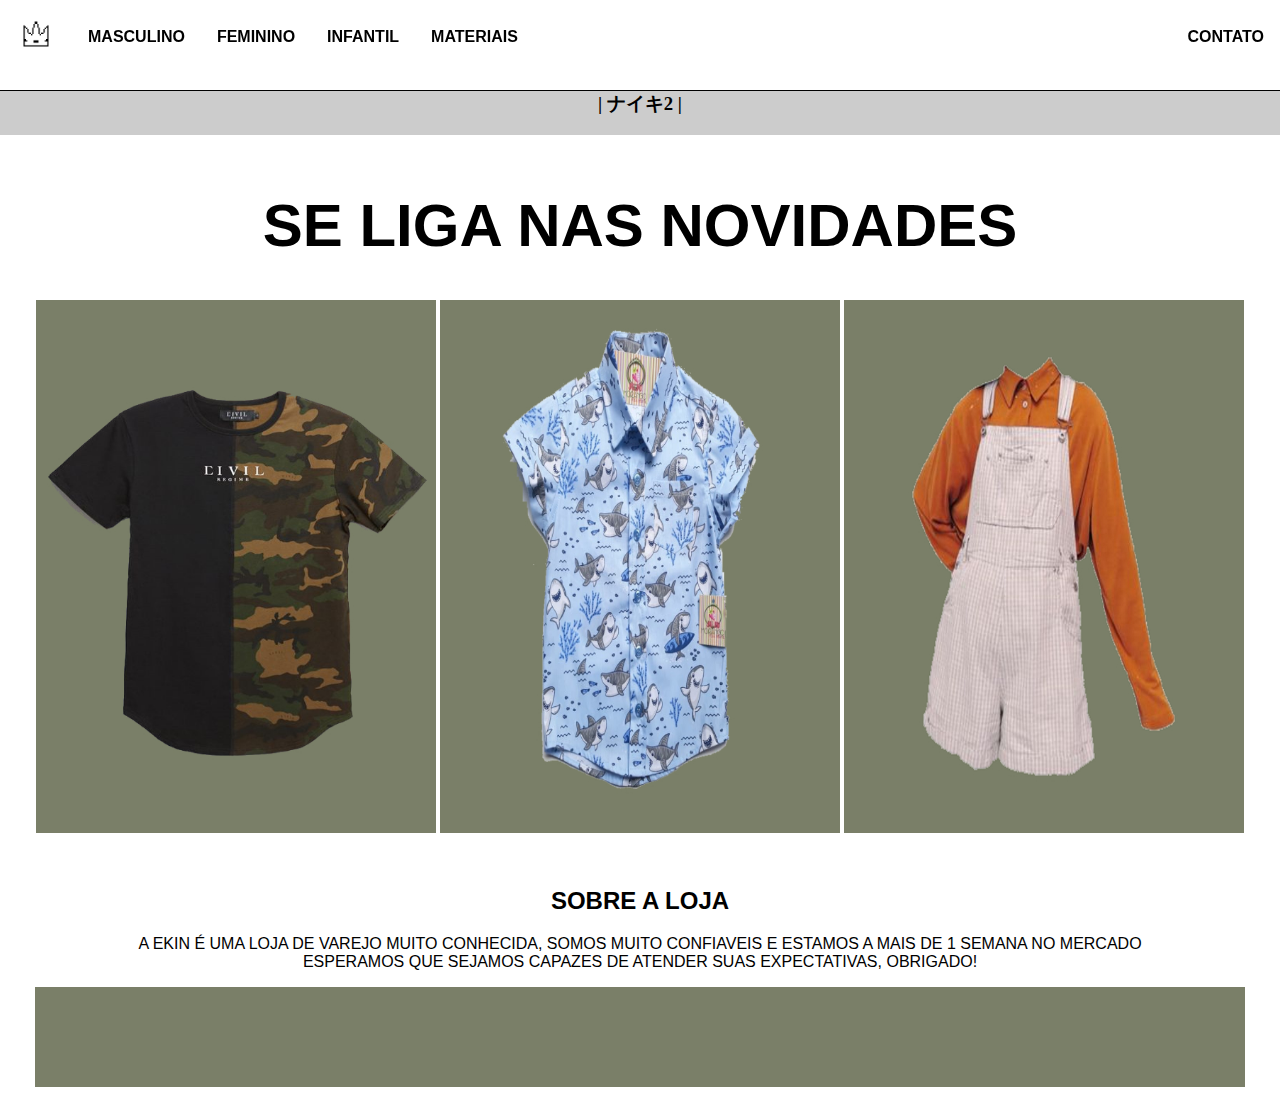
<file: index.html>
<!DOCTYPE html>
<html>
    <div class="navbar">


        <a href="index.html">
            <img src="imagem/logomarcanova.png" width="40px" >
        </a>
        
        <br>
        
        <a href="masculino.html"><b>MASCULINO</b></a>
        
        <a href="feminino.html"  ><b>FEMININO</b></a>
        
        <a href="infantil.html" ><b>INFANTIL</b></a>
        
        <a href="materiais.html" ><b>MATERIAIS</b></a>
        
        
        <a href="contato.html" class="right"><b>CONTATO</b></a>
        
        </div>
        
<head>
    <title>Loja da EKIN</title>
    <link rel="stylesheet" type="text/css" href="style.css">
</head>

    <body>
       
        <br> <br> <br> <br> 
        <center>    
            <h3><b>| ナイキ2 |</b></h3>
        </center>
        <div class="panel">
            <center>
        <h1>SE LIGA NAS NOVIDADES</h1>
            <a href="masculino.html"><img src="imagem/rou_masc_1.jpg" width="400px"></a>
            <a href="infantil.html"><img src="imagem/rou_inf_3.jpg" width="400px"></a>
            <a href="feminino.html"> <img src="imagem/rou_fem_2.jpg" width="400px"></a>
            </center>
            
        </div>
        <div class="panel">
            <center>
        <h2>SOBRE A LOJA</h2>
            <p>
               A EKIN É UMA LOJA DE VAREJO MUITO CONHECIDA, SOMOS MUITO CONFIAVEIS E ESTAMOS A MAIS DE 1 SEMANA NO MERCADO<BR>
               ESPERAMOS QUE SEJAMOS CAPAZES DE ATENDER SUAS EXPECTATIVAS, OBRIGADO!
            </p>
            <img src="imagem/sobre.png" width="1210px" height="100px">
            </center>
        </div>
</body>





</html>
</file>
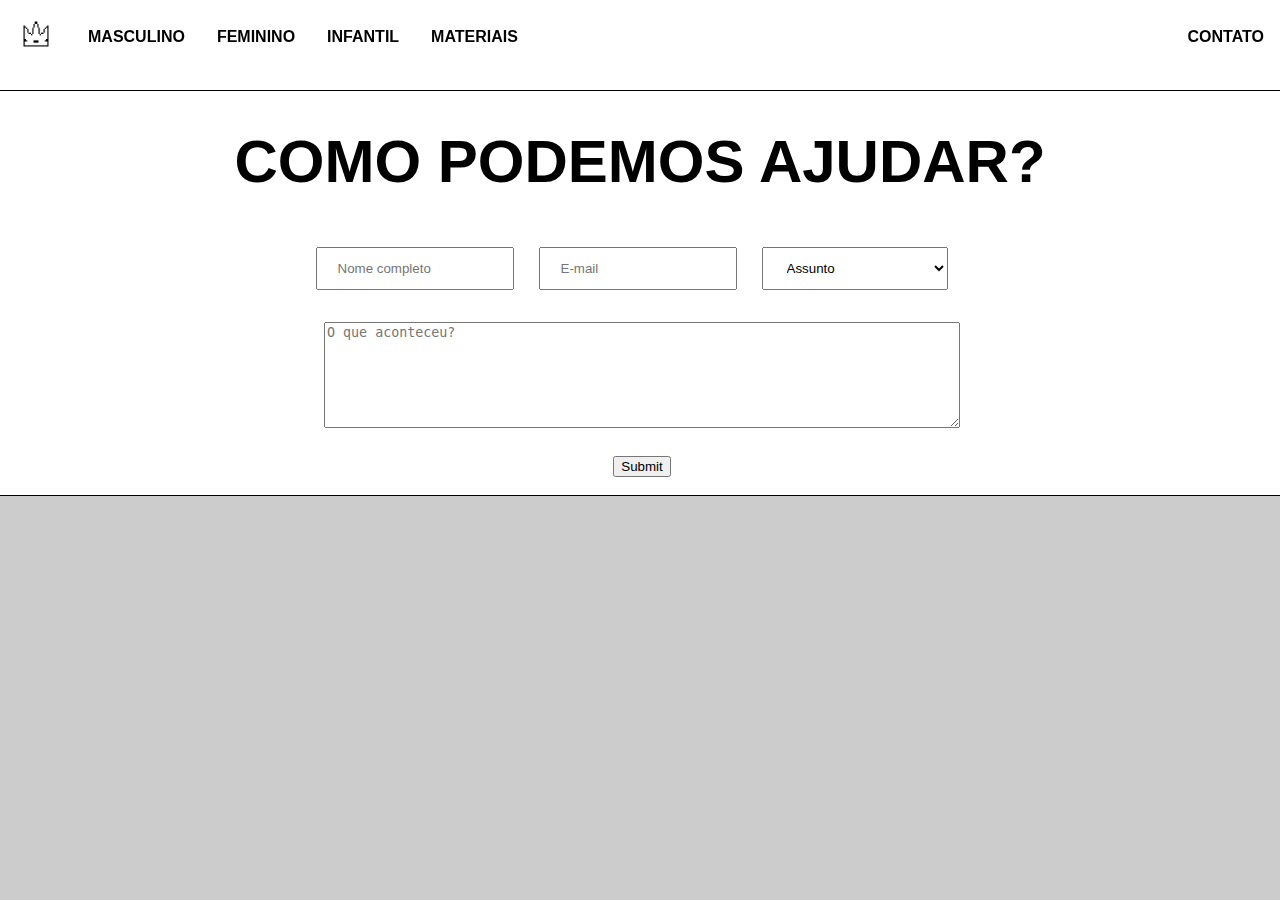
<file: contato.html>
<!DOCTYPE html>
<html>
<div class="navbar">


<a href="index.html">
    <img src="imagem/logomarcanova.png" width="40px" >
</a>

<br>

<a href="masculino.html"><b>MASCULINO</b></a>

<a href="feminino.html"  ><b>FEMININO</b></a>

<a href="infantil.html" ><b>INFANTIL</b></a>

<a href="materiais.html" ><b>MATERIAIS</b></a>


<a href="contato.html" class="right"><b>CONTATO</b></a>

</div>
<head>

    <title>CONTATO</title>
    <link rel="stylesheet" type="text/css" href="style.css">
</head>
    <body>
    <br><br><br><br>

        <div class="panel">
             <center><h1>COMO PODEMOS AJUDAR?</h1></center>
             <form method="POST">
                 <table align="center" >
                    <tr>
                        <td>
                            <td style="float: left;" ><input  type="text" name="nome" placeholder="Nome completo"></td>
                            <td style="float: left;" ><input type="email" name="email" placeholder="E-mail"></td>
                            <td style="float: left;" ><select required name="assunto" >
                        <option value>Assunto </option>
                        <option value="compra">Não consigo comprar</option>
                        <option value="bug">Encontrei um 'bug'</option>
                        <option value="pagina">A página não carrega</option>
                        <option value="compra">Quero reembolso</option>
                        <option value="compra">Não consigo reembolsar</option>
                        <option value="outro">Outro</option>

                        </select></td>
                        </td>
                    </tr>
                 </table>
                 <br>
                 <table align="center" >
                    <tr>
                        <td>
                            <td style="float: left;" width="30%"><textarea style="height: 100px; width: 630px;" name="motivo" placeholder="O que aconteceu?"></textarea></td>
                        </td>
                    </tr>
                    
                 </table>
                 <br>
        <table align="center" >
                    <tr>
                        <td>
                            <td><input type="submit" name="enviar" ></td>
                        </td>
                    </tr>
                 </table>
             </form>

        </div>
   
</body>
</html>
</file>
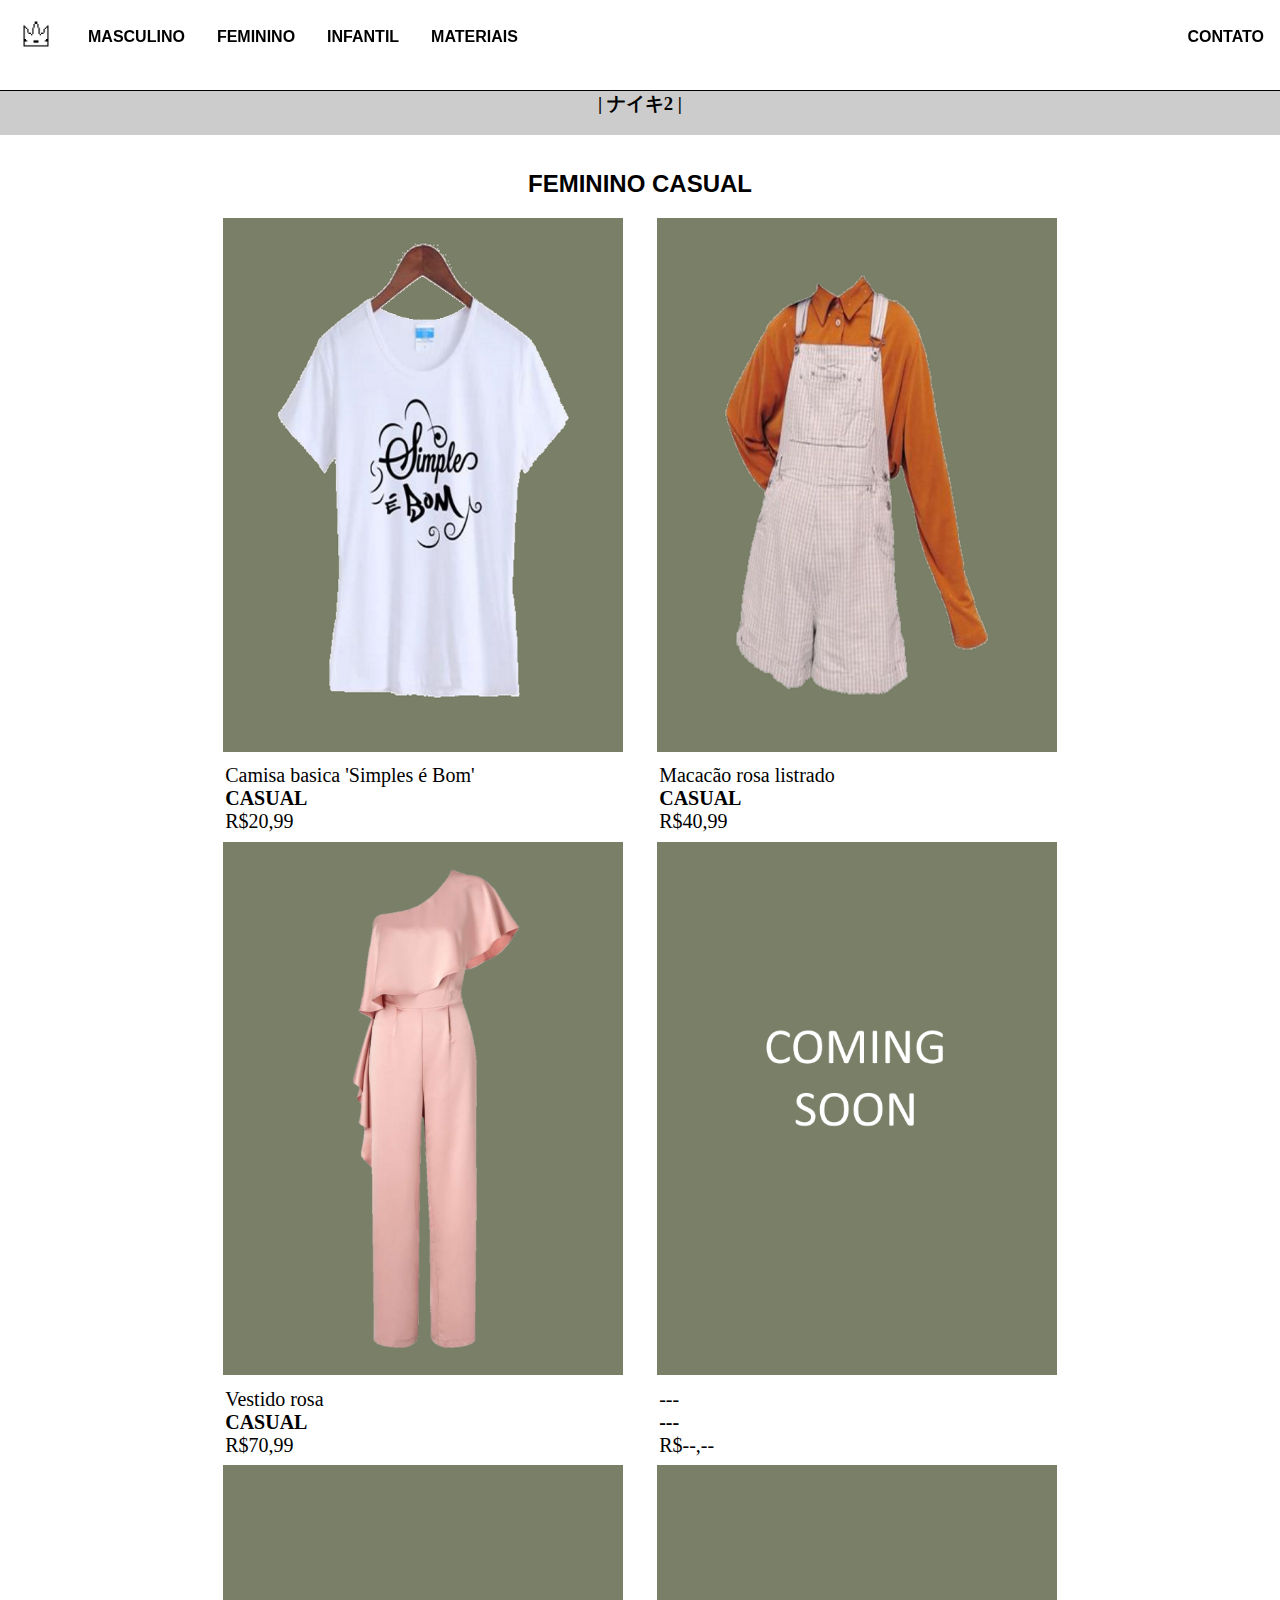
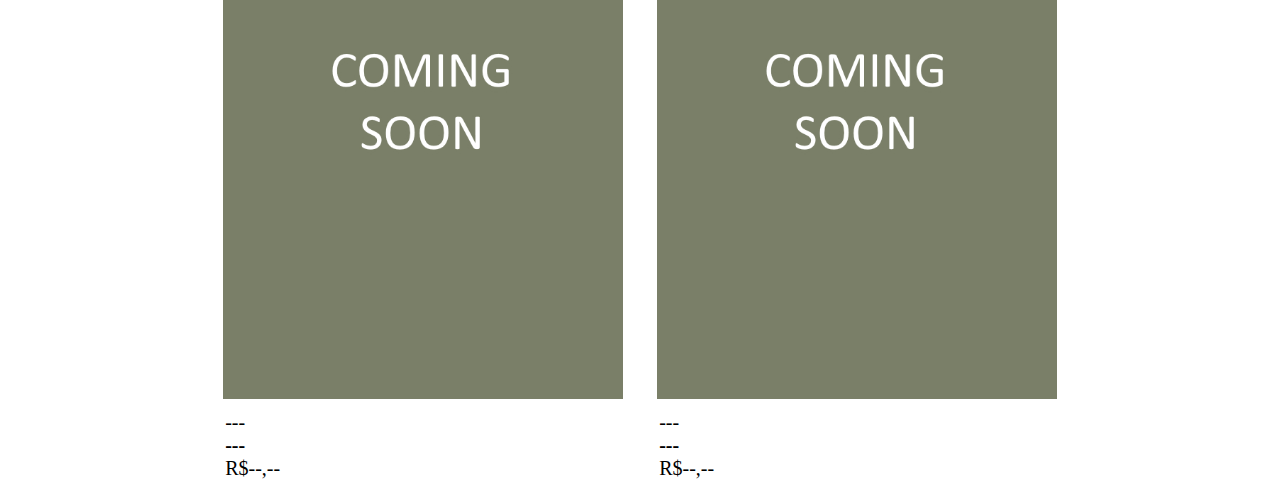
<file: feminino.html>
<!DOCTYPE html>
<html>
<div class="navbar">


<a href="index.html">
    <img src="imagem/logomarcanova.png" width="40px" >
</a>

<br>

<a href="masculino.html"><b>MASCULINO</b></a>

<a href="feminino.html"  ><b>FEMININO</b></a>

<a href="infantil.html" ><b>INFANTIL</b></a>

<a href="materiais.html" ><b>MATERIAIS</b></a>


<a href="contato.html" class="right"><b>CONTATO</b></a>

</div>
<head>
    <title>FEMININO</title>
    <link rel="stylesheet" type="text/css" href="style.css">
</head>

    <body>
        <br> <br> <br> <br> 
        <center>    
            <h3><b>| ナイキ2 |</b></h3>
        </center>
        <center>
        <div class="panel">
            <center>
        <h2>FEMININO CASUAL</h2>
        </center>
        <div class="box">
        <center>
            <a href="">
        <img src="imagem/rou_fem_1.jpg" width="400px" >
        </a>
        </center>
        <span>Camisa basica 'Simples é Bom'<br><b>CASUAL</b><br>R$20,99</span>
        
        </div>
        <div class="box">
        <center>
        <a href="">
        <img src="imagem/rou_fem_2.jpg" width="400px" >
        </a>
        </center>
        <span>Macacão rosa listrado<br><b>CASUAL</b><br>R$40,99</span>
        </div>
    
        <div class="box">
        <center>
        <a href="">
        <img src="imagem/rou_fem_3.jpg" width="400px">
        </a>
        </center>
        <span>Vestido rosa<br><b>CASUAL</b><br>R$70,99</span>
        </div>
        <div class="box">
        <center>
        <a href="">
        <img src="imagem/em_breve.jpg" width="400px">
        </a>
        </center>
        <span>---<br><b>---</b><br>R$--,--</span>
        </div>
        <div class="box">
        <center>
        <a href="">
        <img src="imagem/em_breve.jpg" width="400px">
        </a>
        </center>
        <span>---<br><b>---</b><br>R$--,--</span>
        </div>
        <div class="box">
        <center>
        <a href="">
        <img src="imagem/em_breve.jpg" width="400px">
        </a>
        </center>
        <span>---<br><b>---</b><br>R$--,--</span>
        </div>
        </div>
        </center>
</body>





</html>
</file>
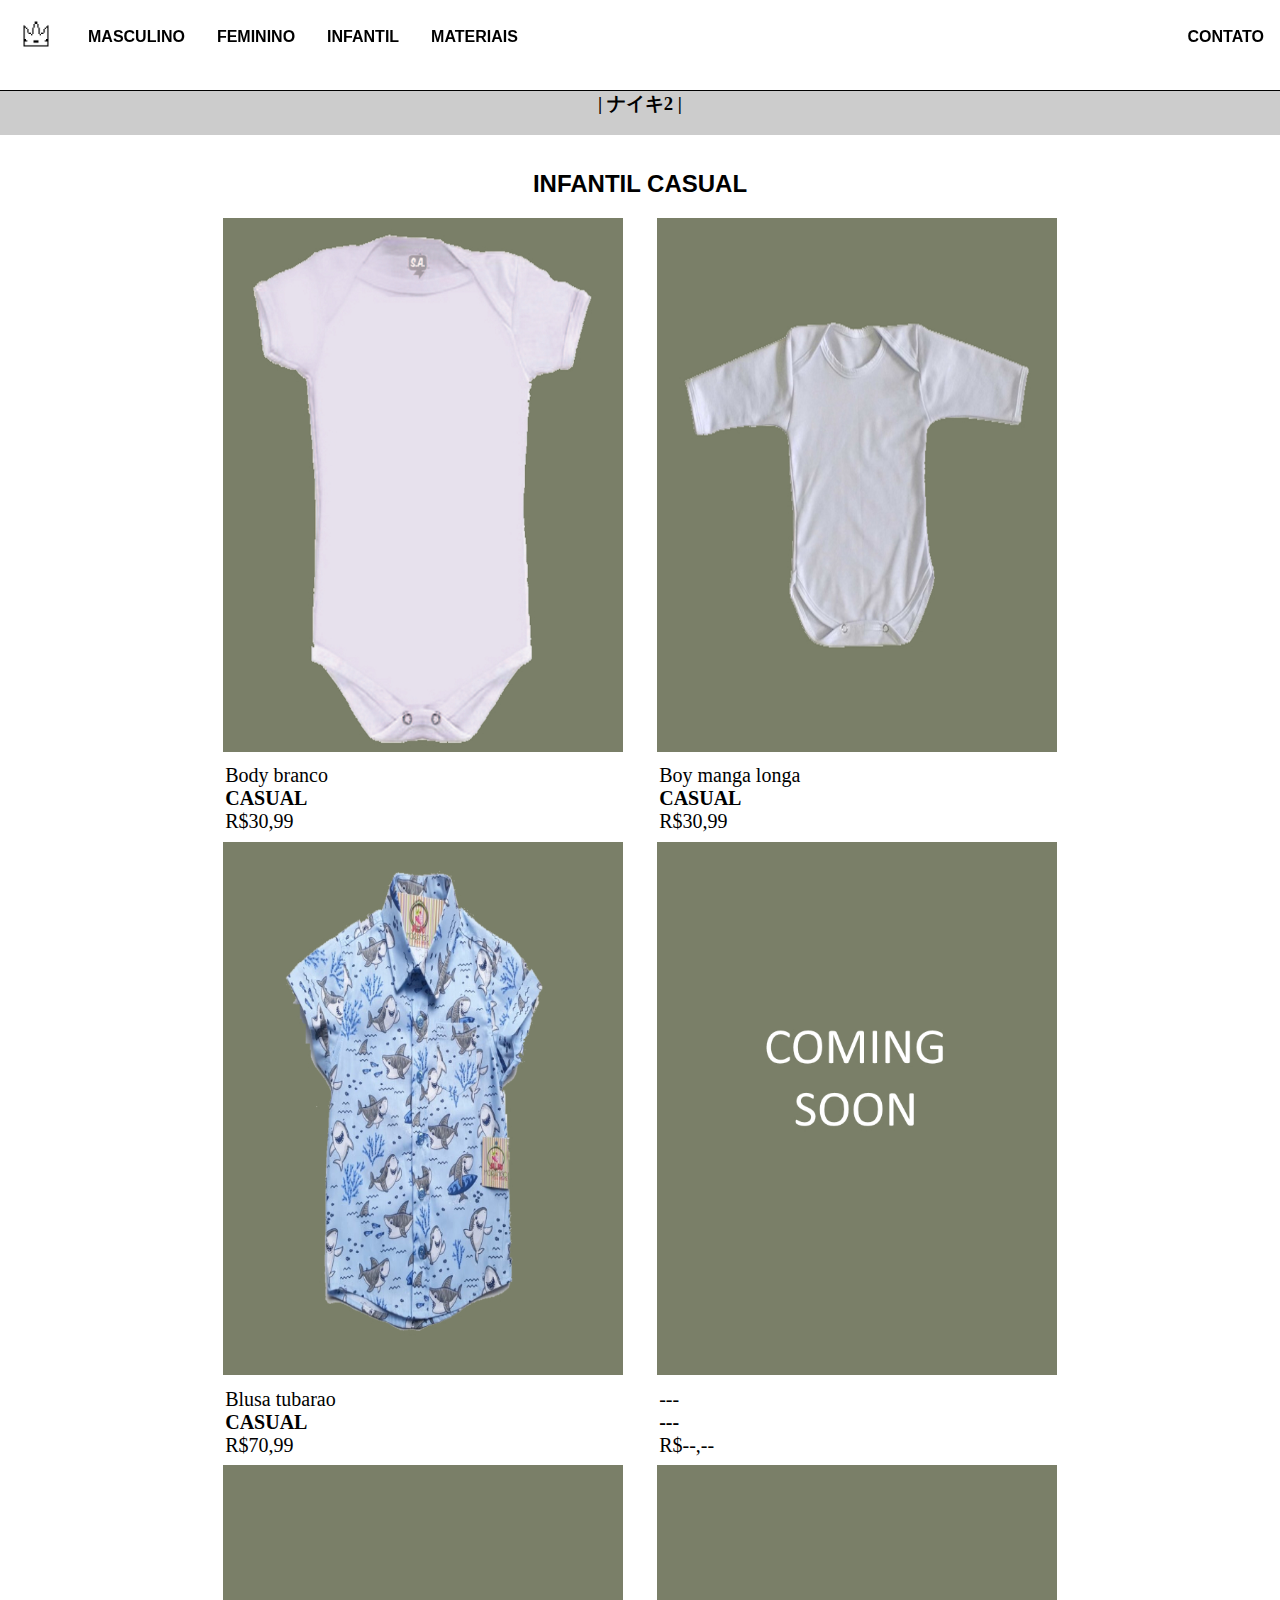
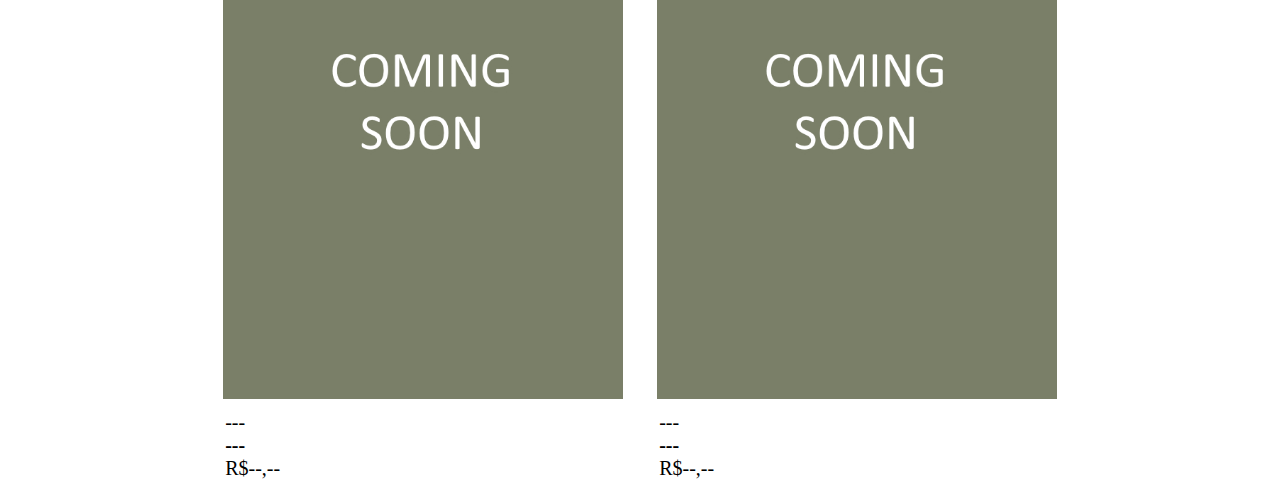
<file: infantil.html>
<!DOCTYPE html>
<html>
<div class="navbar">


<a href="index.html">
    <img src="imagem/logomarcanova.png" width="40px" >
</a>

<br>

<a href="masculino.html"><b>MASCULINO</b></a>

<a href="feminino.html"  ><b>FEMININO</b></a>

<a href="infantil.html" ><b>INFANTIL</b></a>

<a href="materiais.html" ><b>MATERIAIS</b></a>


<a href="contato.html" class="right"><b>CONTATO</b></a>

</div>
<head>
    <title>INFANTIL</title>
    <link rel="stylesheet" type="text/css" href="style.css">
</head>

    <body>
       

        <br> <br> <br> <br> 

        <center>    

            <h3><b>| ナイキ2 |</b></h3>

        </center>
        <center>
        <div class="panel">
            <center>

        <h2>INFANTIL CASUAL</h2>

        </center>

        <div class="box">

        <center>

            <a href="">

        <img src="imagem/rou_inf_1-1.jpg" width="400px" >

        </a>

        </center>

        <span>Body branco<br><b>CASUAL</b><br>R$30,99</span>
        
        </div>

        <div class="box">

        <center>

        <a href="">
            
        <img src="imagem/rou_inf_2.jpg" width="400px" >
        </a>
        </center>
        <span>Boy manga longa<br><b>CASUAL</b><br>R$30,99</span>
        </div>
    
        <div class="box">
        <center>
        <a href="">
        <img src="imagem/rou_inf_3.jpg" width="400px">
        </a>
        </center>
        <span>Blusa tubarao<br><b>CASUAL</b><br>R$70,99</span>
        </div>
        <div class="box">
        <center>
        <a href="">
        <img src="imagem/em_breve.jpg" width="400px">
        </a>
        </center>
        <span>---<br><b>---</b><br>R$--,--</span>
        </div>
        <div class="box">
        <center>
        <a href="">
        <img src="imagem/em_breve.jpg" width="400px">
        </a>
        </center>
        <span>---<br><b>---</b><br>R$--,--</span>
        </div>
        <div class="box">
        <center>
        <a href="">
        <img src="imagem/em_breve.jpg" width="400px">
        </a>
        </center>
        <span>---<br><b>---</b><br>R$--,--</span>
        </div>
        </div>
        </center>
</body>





</html>
</file>
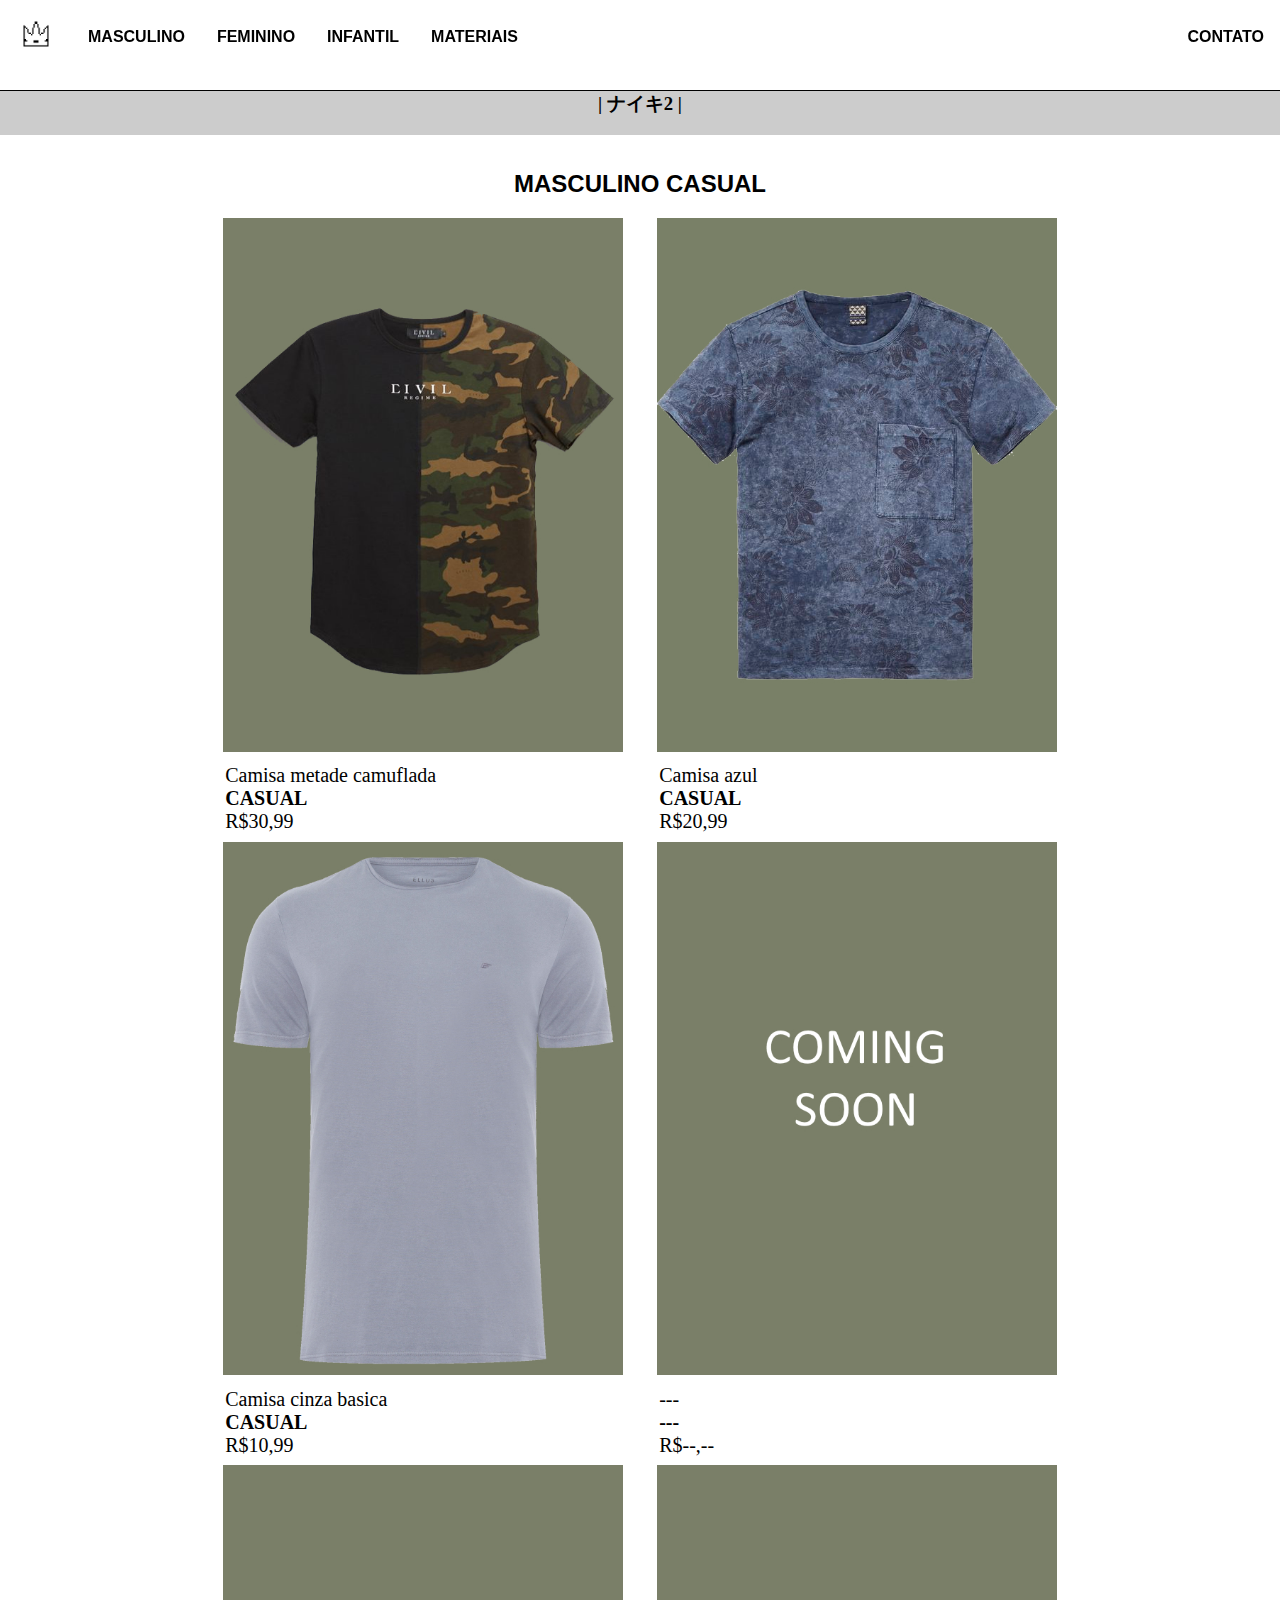
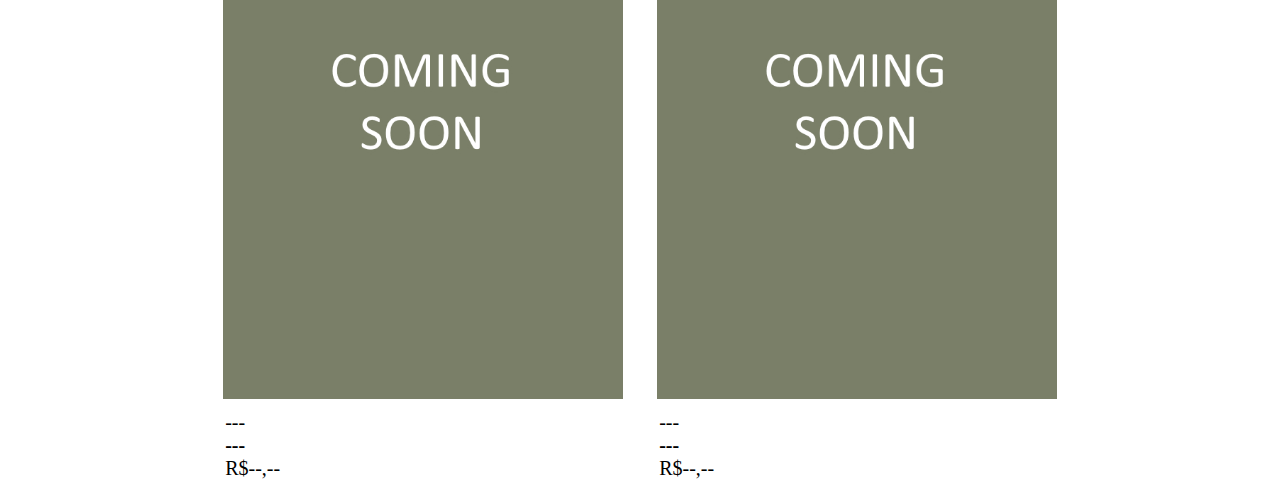
<file: masculino.html>
<!DOCTYPE html>
<html>
<div class="navbar">


<a href="index.html">
    <img src="imagem/logomarcanova.png" width="40px" >
</a>

<br>

<a href="masculino.html"><b>MASCULINO</b></a>

<a href="feminino.html"  ><b>FEMININO</b></a>

<a href="infantil.html" ><b>INFANTIL</b></a>

<a href="materiais.html" ><b>MATERIAIS</b></a>


<a href="contato.html" class="right"><b>CONTATO</b></a>

</div>
<head>
    <title>MASCULINO</title>
    <link rel="stylesheet" type="text/css" href="style.css">
</head>

    <body>
       
        <br> <br> <br> <br> 
        <center>    
            <h3><b>| ナイキ2 |</b></h3>
        </center>
        <center>
        <div class="panel">
        <center>
        <h2>MASCULINO CASUAL</h2>
</center>
        <div class="box">
        <center>
            <a href="">
        <img src="imagem/rou_masc_1.jpg" width="400px" >
        </a>
        </center>
        <span>Camisa metade camuflada<br><b>CASUAL</b><br>R$30,99</span>
        
        </div>
        <div class="box">
        <center>
        <a href="">
        <img src="imagem/rou_masc_2.jpg" width="400px"  >
        </a>
        </center>
        <span>Camisa azul<br><b>CASUAL</b><br>R$20,99</span>
        </div>
    
        <div class="box">
        <center>
        <a href="">
        <img src="imagem/rou_masc_3.jpg" width="400px">
        </a>
        </center>
        <span>Camisa cinza basica<br><b>CASUAL</b><br>R$10,99</span>
        </div>
        <div class="box">
        <center>
        <a href="">
        <img src="imagem/em_breve.jpg" width="400px">
        </a>
        </center>
        <span>---<br><b>---</b><br>R$--,--</span>
        </div>
        <div class="box">
        <center>
        <a href="">
        <img src="imagem/em_breve.jpg" width="400px">
        </a>
        </center>
        <span>---<br><b>---</b><br>R$--,--</span>
        </div>
        <div class="box">
        <center>
        <a href="">
        <img src="imagem/em_breve.jpg" width="400px">
        </a>
        </center>
        <span>---<br><b>---</b><br>R$--,--</span>
        </div>
        </div>
        </center>
    </body>






</html>
</file>
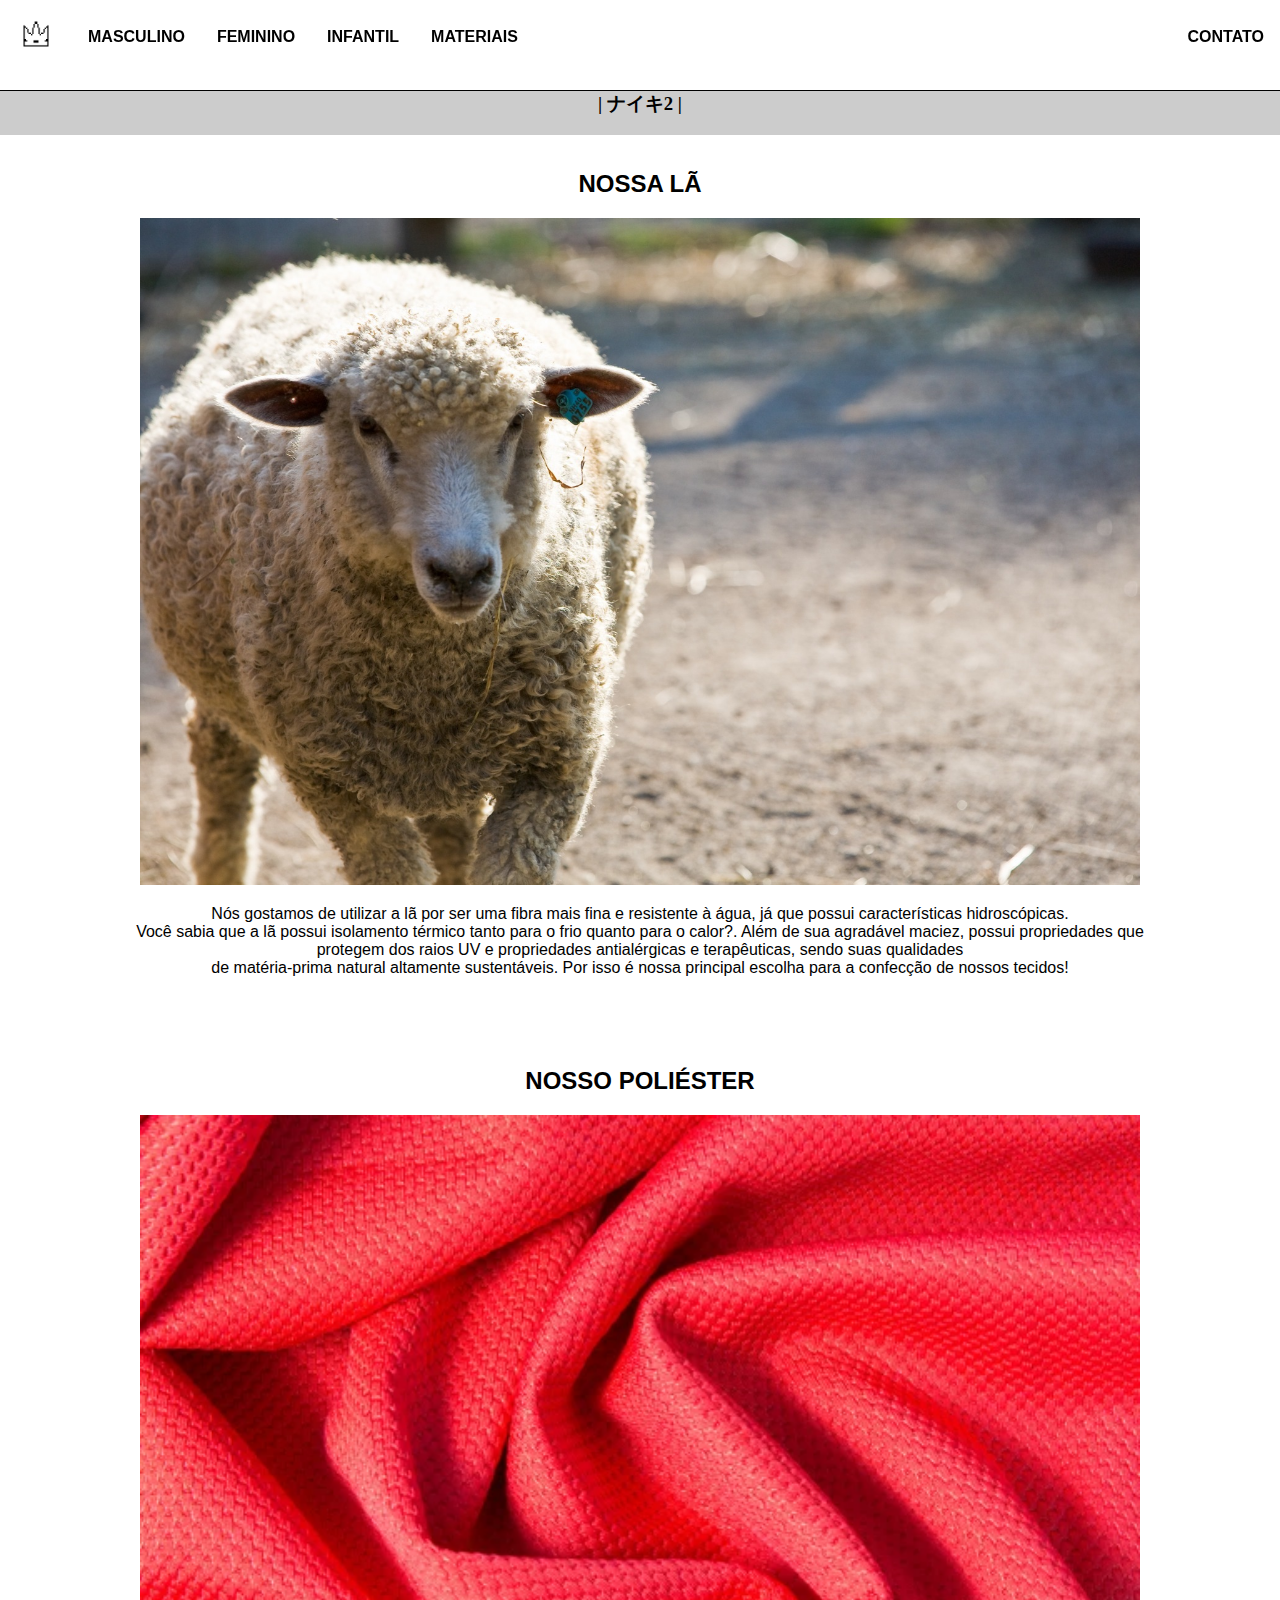
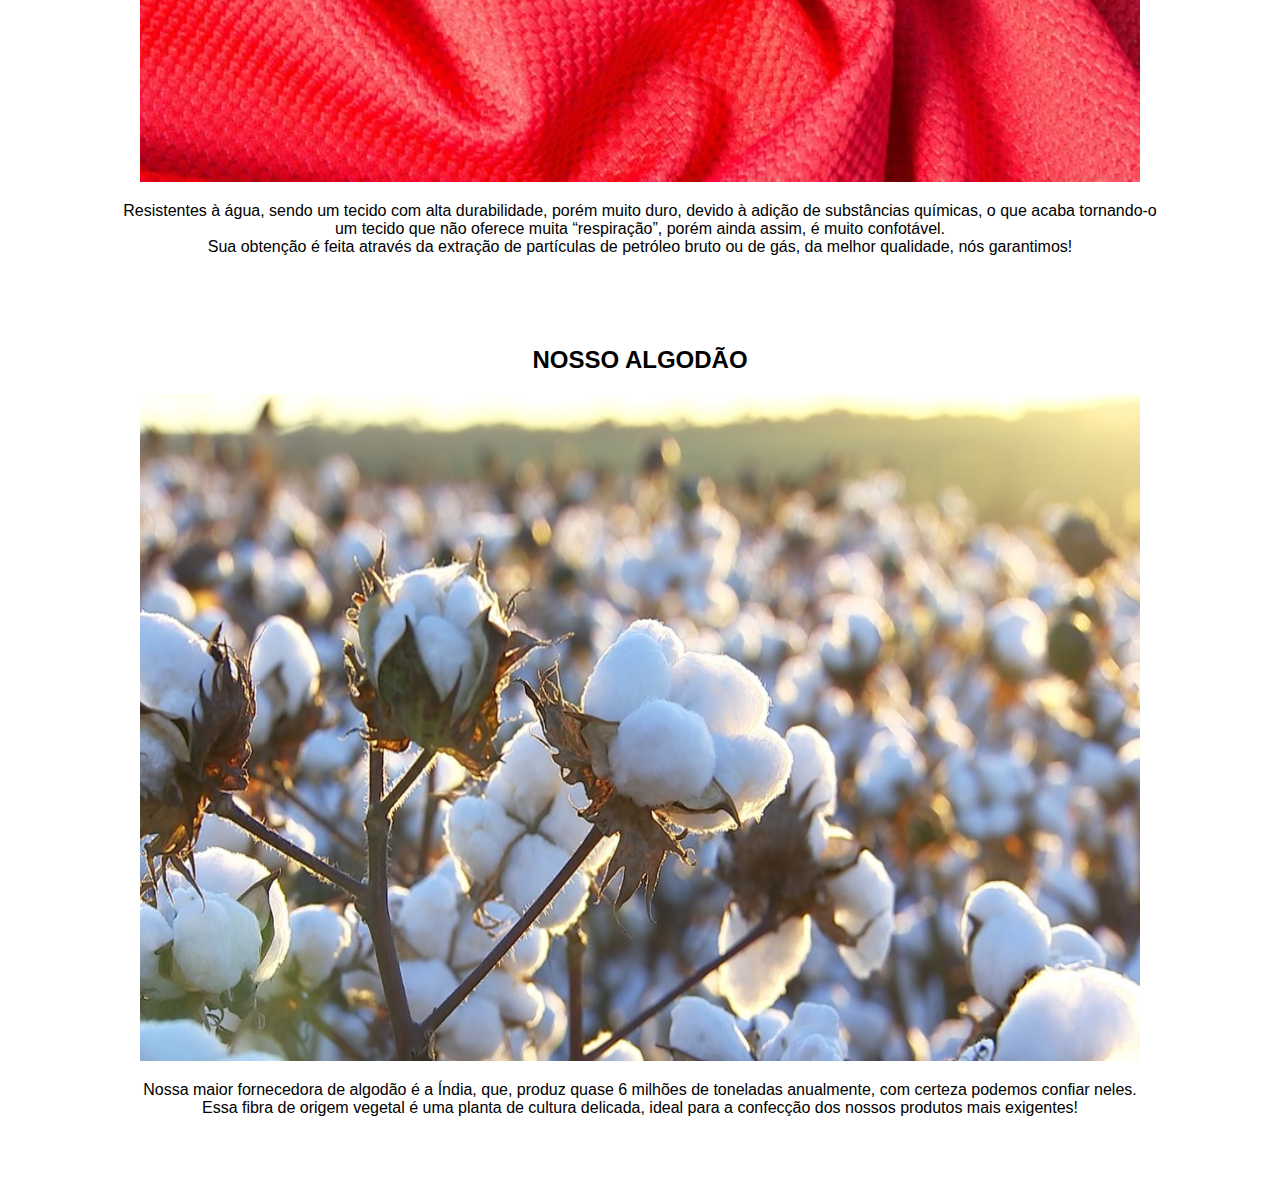
<file: materiais.html>
<!DOCTYPE html>
<html>
<div class="navbar">


<a href="index.html">
    <img src="imagem/logomarcanova.png" width="40px" >
</a>

<br>

<a href="masculino.html"><b>MASCULINO</b></a>

<a href="feminino.html"  ><b>FEMININO</b></a>

<a href="infantil.html" ><b>INFANTIL</b></a>

<a href="materiais.html" ><b>MATERIAIS</b></a>


<a href="contato.html" class="right"><b>CONTATO</b></a>

</div>
<head>
    <title>MATERIAIS</title>
    <link rel="stylesheet" type="text/css" href="style.css">
</head>

    <body>
        
        <br> <br> <br> <br> 
        <center>    
            <h3><b>| ナイキ2 |</b></h3>
        </center>

        <div class="panel">
            <center><h2>NOSSA LÃ</h2>
            <img src="imagem/ovelha.jpg" width="1000px" height="667px">
            <p>Nós gostamos de utilizar a lã por ser uma fibra mais fina e resistente à água, já que possui características hidroscópicas.<br>  
Você sabia que a lã possui isolamento térmico tanto para o frio quanto para o calor?. Além de sua agradável maciez, possui propriedades que <br>protegem dos raios UV e propriedades antialérgicas e terapêuticas, sendo suas qualidades <br>
de matéria-prima natural altamente sustentáveis. Por isso
é nossa principal escolha para a confecção de nossos tecidos! </p>
            </center>
            <br><br><br>
            

            <center><h2>NOSSO POLIÉSTER</h2>
        <img src="imagem/poliester.jpg" width="1000px" height="667px">
        <p>Resistentes à água, sendo um tecido com alta durabilidade, porém muito duro, devido à adição de substâncias químicas, o que acaba tornando-o<br> um tecido que não oferece muita “respiração”, porém
        ainda assim, é muito confotável. <br> 
Sua obtenção é feita através da extração de partículas de petróleo bruto ou de gás, da melhor qualidade, nós garantimos!</p>
            </center>
            <br><br><br>
            <center><h2>NOSSO ALGODÃO</h2>
        <img src="imagem/algodao.jpg" width="1000px" height="667px">
        <p>Nossa maior fornecedora de algodão é a Índia, que, produz quase 6 milhões de toneladas anualmente, com certeza podemos confiar neles.<br>
         Essa fibra de origem vegetal é uma planta de cultura delicada, ideal para a confecção dos nossos produtos mais exigentes!</p>
            </center>
            <br><br><br>

        </div>
</body>





</html>
</file>
<file: style.css>
/* corpo do site/background */

body{
    background-color: #ccc;
    margin: 0;

}

h1{
    font-size: 60px;
    font-family: Arial;
}

h2{
    
    font-family: Arial;
}

p{
    
    font-family: Arial;
}
/* painel estilizado, é o que fica atrás dos itens quando aberto em <div> */
div.panel{
    background-color: white;
    padding: 15px 15px;
    box-shadow: 0px 1px black;
}
/* menu - parte de fundo */
div.navbar{
    overflow:hidden;
    background-color: white;
    position: fixed;
    top: 0;
    width: 100%;
    height: 10%;
    box-shadow: 0px 1px black;
   
}
/* menu que dispoem os itens dentro da barra de menu */
div.navbar a{
    float:left;
    display:inline;
    color:black;
    font-family: Arial;
    padding: 10px 16px;
    text-decoration: none;
}
div.navbar a:hover{
   
    color:#ccc;
}


/* menu que a direita */
div.navbar a.right{
    float:right;
    display:block;
    color:black;
    text-align: center;
    padding: 10px 16px;
    text-decoration: none;
}
div.navbar a.right:hover{
   
    color:#ccc;
}

/* controla disposiçao do comando img no menu */
div.navbar img{
    float:left;
    display:block;
    color:black;
    text-align: center;
    padding: 4px 0px;
    text-decoration: none;
}
/* modifica o botao do tipo texto */
input[type=text] {
    width: 90%;
    padding: 12px 20px;
    margin: 8px 0;
    box-sizing: border-box;
    outline: none;
}
/* modifica o botao do tipo email */
input[type=email] {
    width: 90%;
    padding: 12px 20px;
    margin: 8px 0;
    box-sizing: border-box;
    outline: none;
}
/*  modifica o botao do tipo select de opçoes */
select {
    width: 90%;
    padding: 12px 20px;
    margin: 8px 0;
    box-sizing: border-box;
    outline: none;
}
/*  coloca em ordem as roupas */
div.box{
    width: 430px;
	display: inline-block;
   
}
/*  comando dos textos para as informaçoes das roupas na pagina delas */
span{
    text-align: left;
    float:left;
    padding: 2% 4%;
    font-size: 20px;
}
</file>
